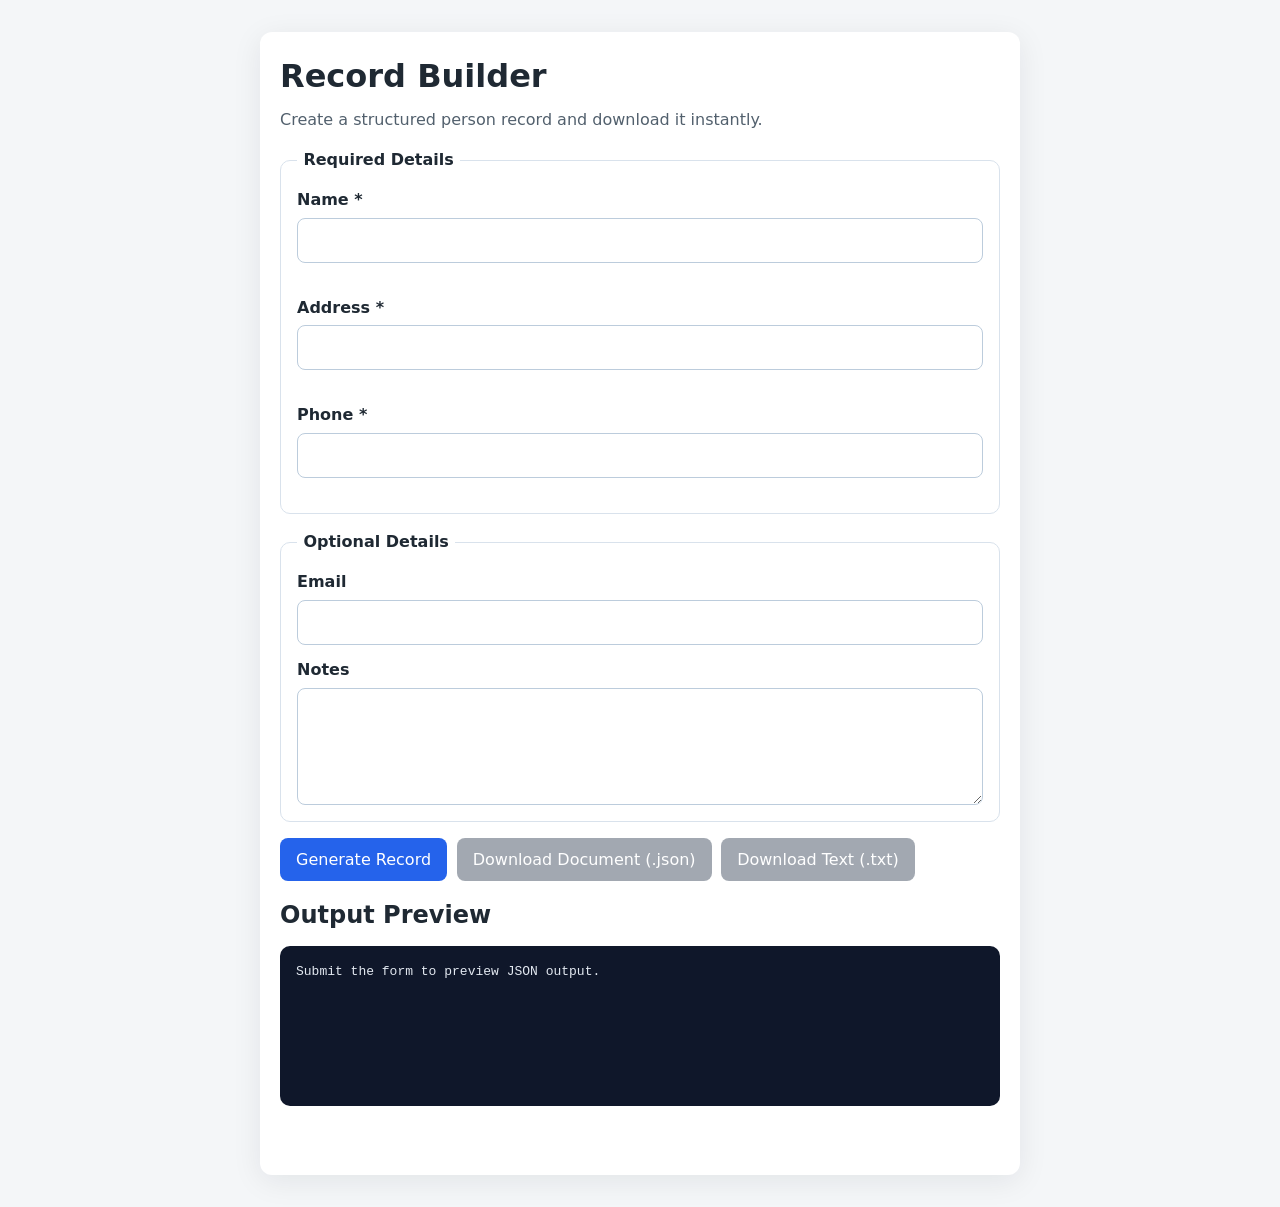
<file: web/index.html>
<!doctype html>
<html lang="en">
  <head>
    <meta charset="UTF-8" />
    <meta name="viewport" content="width=device-width, initial-scale=1.0" />
    <title>Record Builder</title>
    <link rel="stylesheet" href="styles.css" />
  </head>
  <body>
    <main class="container">
      <h1>Record Builder</h1>
      <p class="subtitle">Create a structured person record and download it instantly.</p>

      <form id="recordForm" novalidate>
        <fieldset>
          <legend>Required Details</legend>

          <div class="field">
            <label for="name">Name <span aria-hidden="true">*</span></label>
            <input id="name" name="name" type="text" required autocomplete="name" />
            <small class="error" id="nameError"></small>
          </div>

          <div class="field">
            <label for="address">Address <span aria-hidden="true">*</span></label>
            <input id="address" name="address" type="text" required autocomplete="street-address" />
            <small class="error" id="addressError"></small>
          </div>

          <div class="field">
            <label for="phone">Phone <span aria-hidden="true">*</span></label>
            <input id="phone" name="phone" type="tel" required autocomplete="tel" />
            <small class="error" id="phoneError"></small>
          </div>
        </fieldset>

        <fieldset>
          <legend>Optional Details</legend>

          <div class="field">
            <label for="email">Email</label>
            <input id="email" name="email" type="email" autocomplete="email" />
          </div>

          <div class="field">
            <label for="notes">Notes</label>
            <textarea id="notes" name="notes" rows="4"></textarea>
          </div>
        </fieldset>

        <div class="actions">
          <button type="submit">Generate Record</button>
          <button id="downloadJson" type="button" disabled>Download Document (.json)</button>
          <button id="downloadTxt" type="button" disabled>Download Text (.txt)</button>
        </div>
      </form>

      <section class="panel" aria-live="polite">
        <h2>Output Preview</h2>
        <pre id="output">Submit the form to preview JSON output.</pre>
      </section>

      <p id="status" class="status" role="status" aria-live="polite"></p>
    </main>

    <script src="app.js"></script>
  </body>
</html>
</file>
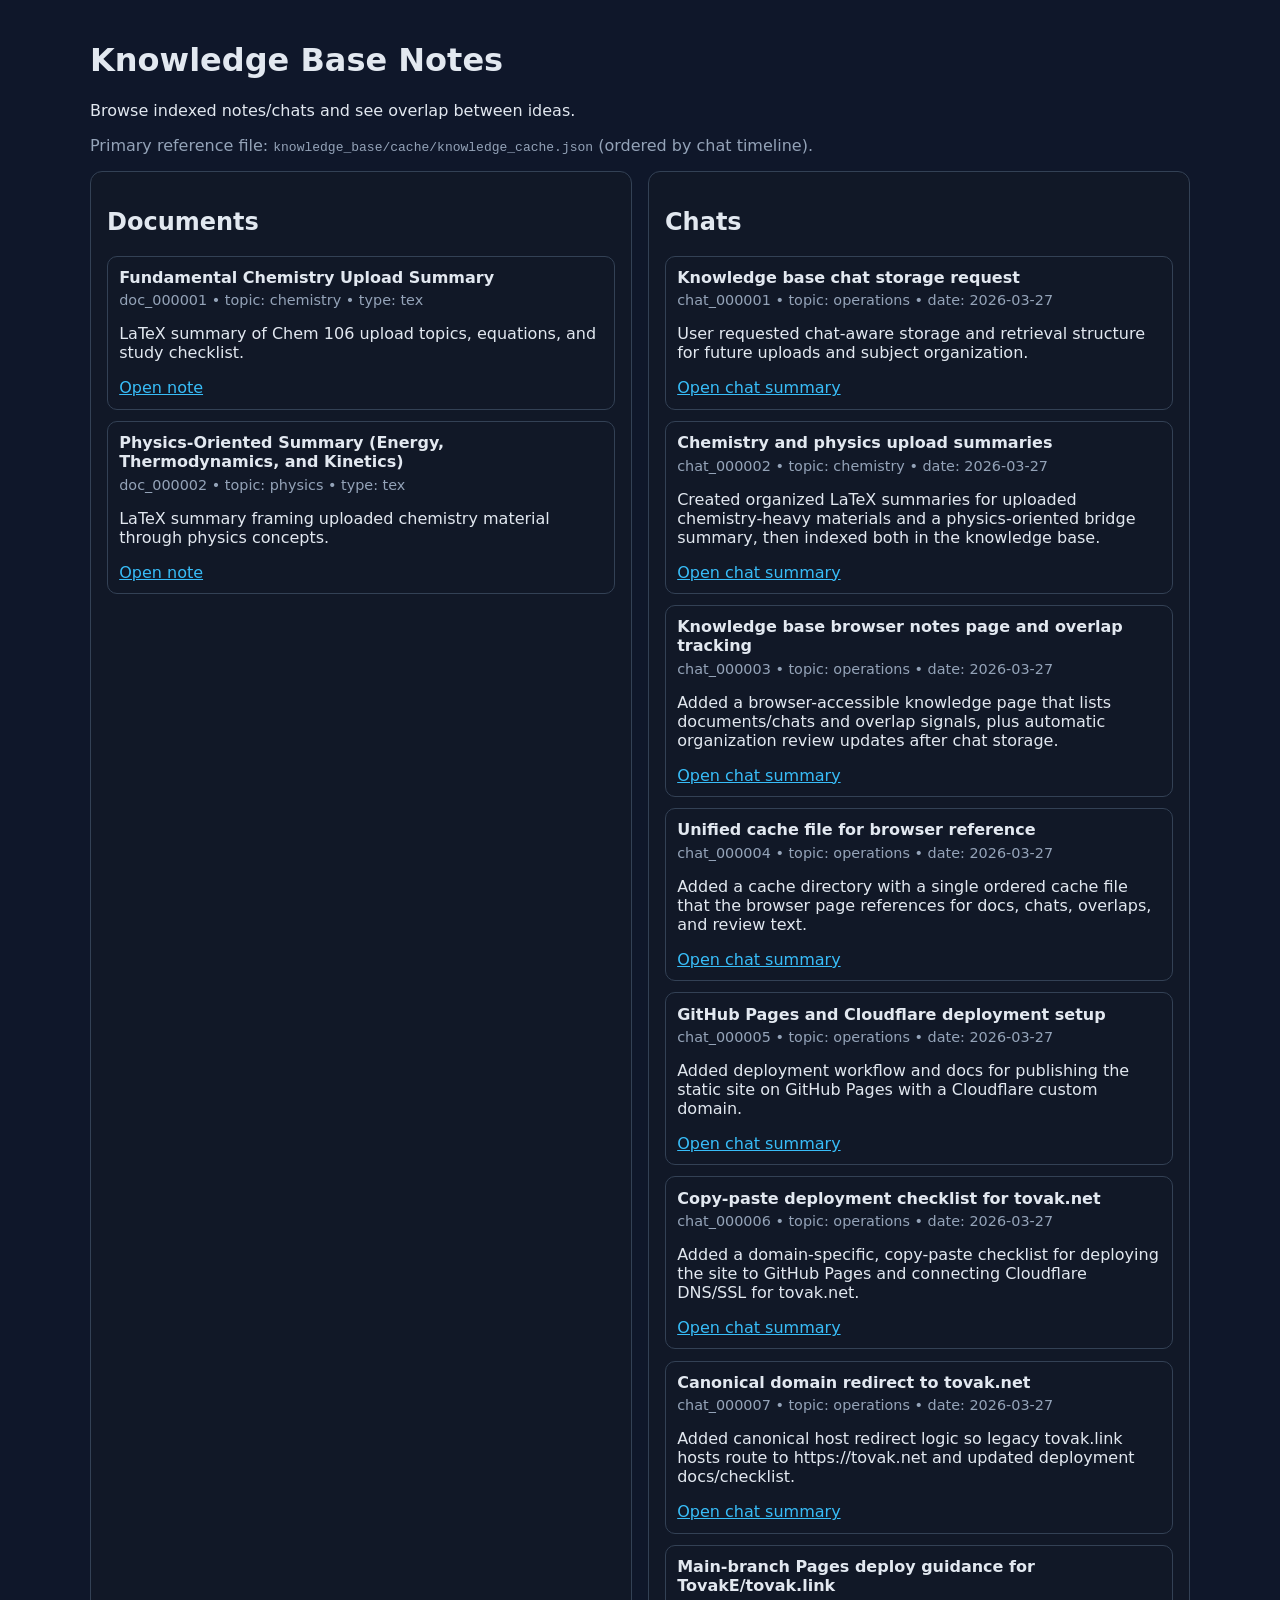
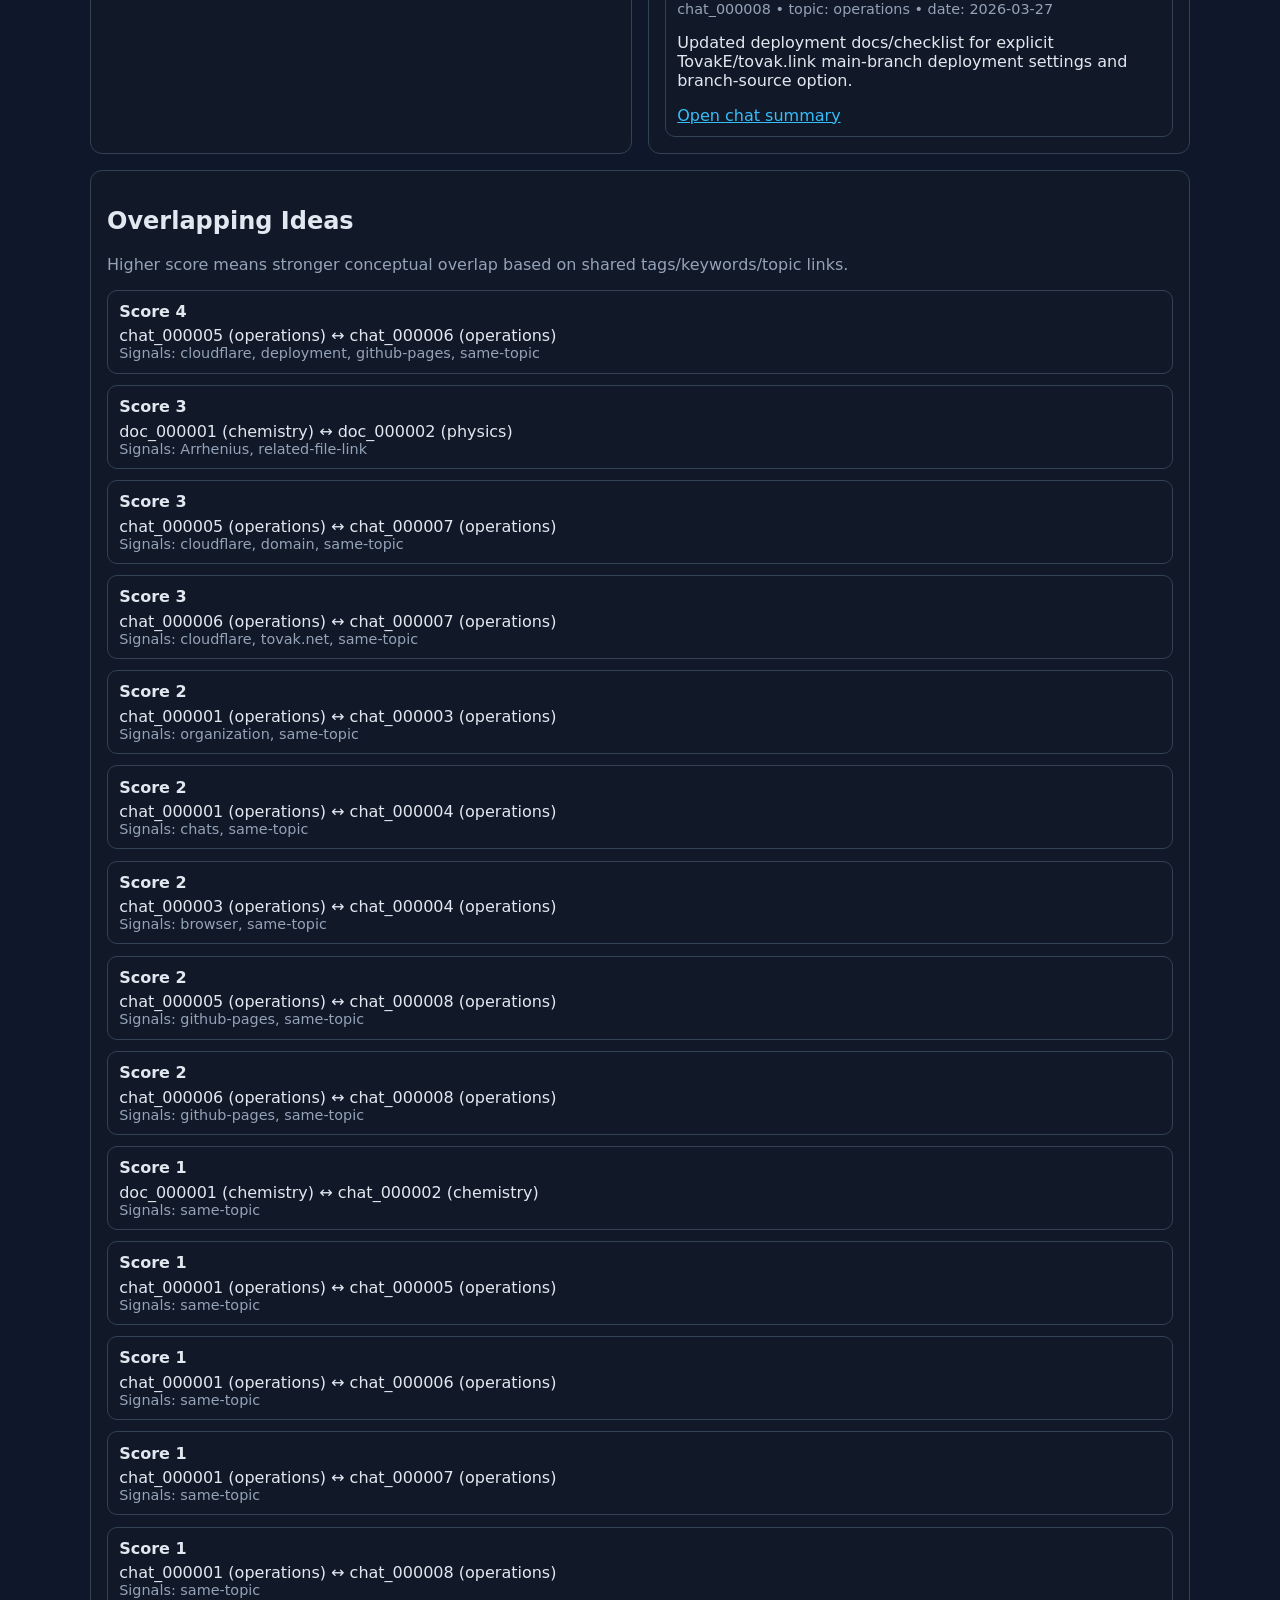
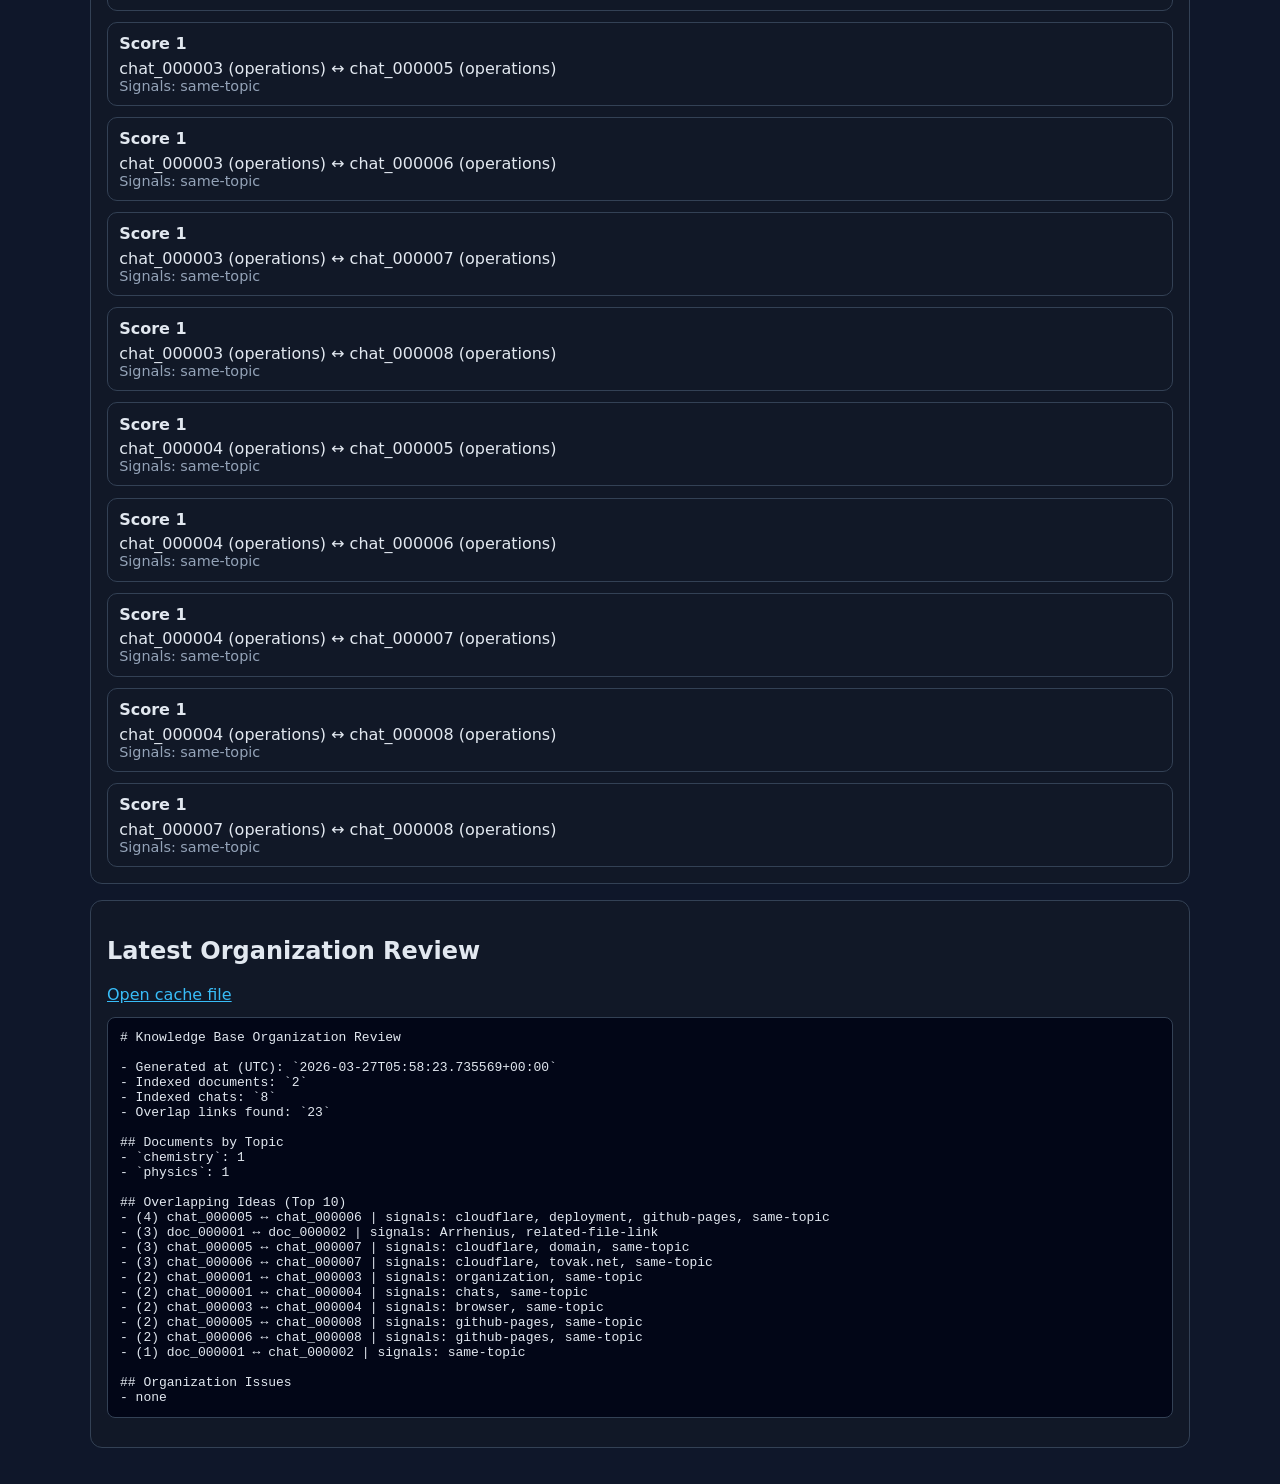
<file: knowledge.html>
<!DOCTYPE html>
<html lang="en">
<head>
  <meta charset="UTF-8" />
  <meta name="viewport" content="width=device-width, initial-scale=1.0" />
  <title>Knowledge Base Notes</title>
  <script src="canonical.js"></script>
  <link rel="stylesheet" href="knowledge.css" />
</head>
<body>
  <main class="kb-container">
    <header>
      <h1>Knowledge Base Notes</h1>
      <p>Browse indexed notes/chats and see overlap between ideas.</p>
      <p class="hint">Primary reference file: <code>knowledge_base/cache/knowledge_cache.json</code> (ordered by chat timeline).</p>
    </header>

    <section class="kb-grid">
      <article class="panel">
        <h2>Documents</h2>
        <div id="docs-list" class="list"></div>
      </article>

      <article class="panel">
        <h2>Chats</h2>
        <div id="chats-list" class="list"></div>
      </article>
    </section>

    <section class="panel">
      <h2>Overlapping Ideas</h2>
      <p class="hint">Higher score means stronger conceptual overlap based on shared tags/keywords/topic links.</p>
      <div id="overlap-list" class="list"></div>
    </section>

    <section class="panel">
      <h2>Latest Organization Review</h2>
      <a href="knowledge_base/cache/knowledge_cache.json" target="_blank" rel="noopener">Open cache file</a>
      <pre id="review-content" class="review"></pre>
    </section>
  </main>

  <script src="knowledge.js"></script>
</body>
</html>
</file>
<file: web/styles.css>
:root {
  color-scheme: light;
  font-family: Inter, system-ui, -apple-system, Segoe UI, Roboto, sans-serif;
  line-height: 1.5;
}

* {
  box-sizing: border-box;
}

body {
  margin: 0;
  background: #f4f6f8;
  color: #1f2933;
}

.container {
  max-width: 760px;
  margin: 2rem auto;
  padding: 1.25rem;
  background: #fff;
  border-radius: 12px;
  box-shadow: 0 6px 30px rgba(15, 23, 42, 0.08);
}

h1,
h2 {
  margin: 0 0 0.5rem;
}

.subtitle {
  margin-top: 0;
  color: #52606d;
}

form {
  display: grid;
  gap: 1rem;
}

fieldset {
  border: 1px solid #d9e2ec;
  border-radius: 10px;
  padding: 1rem;
  margin: 0;
}

legend {
  padding: 0 0.4rem;
  font-weight: 600;
}

.field {
  display: grid;
  gap: 0.35rem;
  margin-bottom: 0.85rem;
}

.field:last-child {
  margin-bottom: 0;
}

label {
  font-weight: 600;
}

input,
textarea,
button {
  font: inherit;
}

input,
textarea {
  width: 100%;
  border: 1px solid #bcccdc;
  border-radius: 8px;
  padding: 0.6rem 0.7rem;
}

input:focus,
textarea:focus {
  border-color: #3b82f6;
  outline: 2px solid #bfdbfe;
  outline-offset: 1px;
}

.actions {
  display: flex;
  flex-wrap: wrap;
  gap: 0.6rem;
}

button {
  border: none;
  border-radius: 8px;
  padding: 0.6rem 1rem;
  background: #2563eb;
  color: #fff;
  cursor: pointer;
}

button[type='button'] {
  background: #334155;
}

button[disabled] {
  cursor: not-allowed;
  opacity: 0.45;
}

.panel {
  margin-top: 1rem;
}

pre {
  white-space: pre-wrap;
  background: #0f172a;
  color: #e2e8f0;
  border-radius: 10px;
  padding: 1rem;
  min-height: 10rem;
  overflow-x: auto;
}

.error {
  min-height: 1em;
  font-size: 0.85rem;
  color: #b91c1c;
}

.is-invalid {
  border-color: #dc2626;
  background: #fef2f2;
}

.status {
  min-height: 1.2rem;
  margin-top: 0.85rem;
  font-weight: 600;
}

.status.success {
  color: #166534;
}
</file>
<file: knowledge.css>
:root {
  color-scheme: dark;
  --bg: #0f172a;
  --panel: #111827;
  --line: #334155;
  --text: #e2e8f0;
  --muted: #94a3b8;
  --accent: #38bdf8;
}

body {
  margin: 0;
  font-family: Inter, system-ui, -apple-system, Segoe UI, Roboto, sans-serif;
  background: var(--bg);
  color: var(--text);
}

.kb-container {
  max-width: 1100px;
  margin: 0 auto;
  padding: 1.25rem;
}

.kb-grid {
  display: grid;
  grid-template-columns: repeat(auto-fit, minmax(320px, 1fr));
  gap: 1rem;
}

.panel {
  border: 1px solid var(--line);
  border-radius: 12px;
  background: var(--panel);
  padding: 1rem;
  margin-bottom: 1rem;
}

.list {
  display: grid;
  gap: 0.7rem;
}

.item {
  border: 1px solid var(--line);
  border-radius: 10px;
  padding: 0.7rem;
}

.item h3 {
  margin: 0 0 0.35rem;
  font-size: 1rem;
}

.meta {
  color: var(--muted);
  font-size: 0.9rem;
}

.hint {
  color: var(--muted);
}

a { color: var(--accent); }

.review {
  white-space: pre-wrap;
  background: #020617;
  border-radius: 8px;
  border: 1px solid var(--line);
  padding: 0.75rem;
  min-height: 120px;
}
</file>
